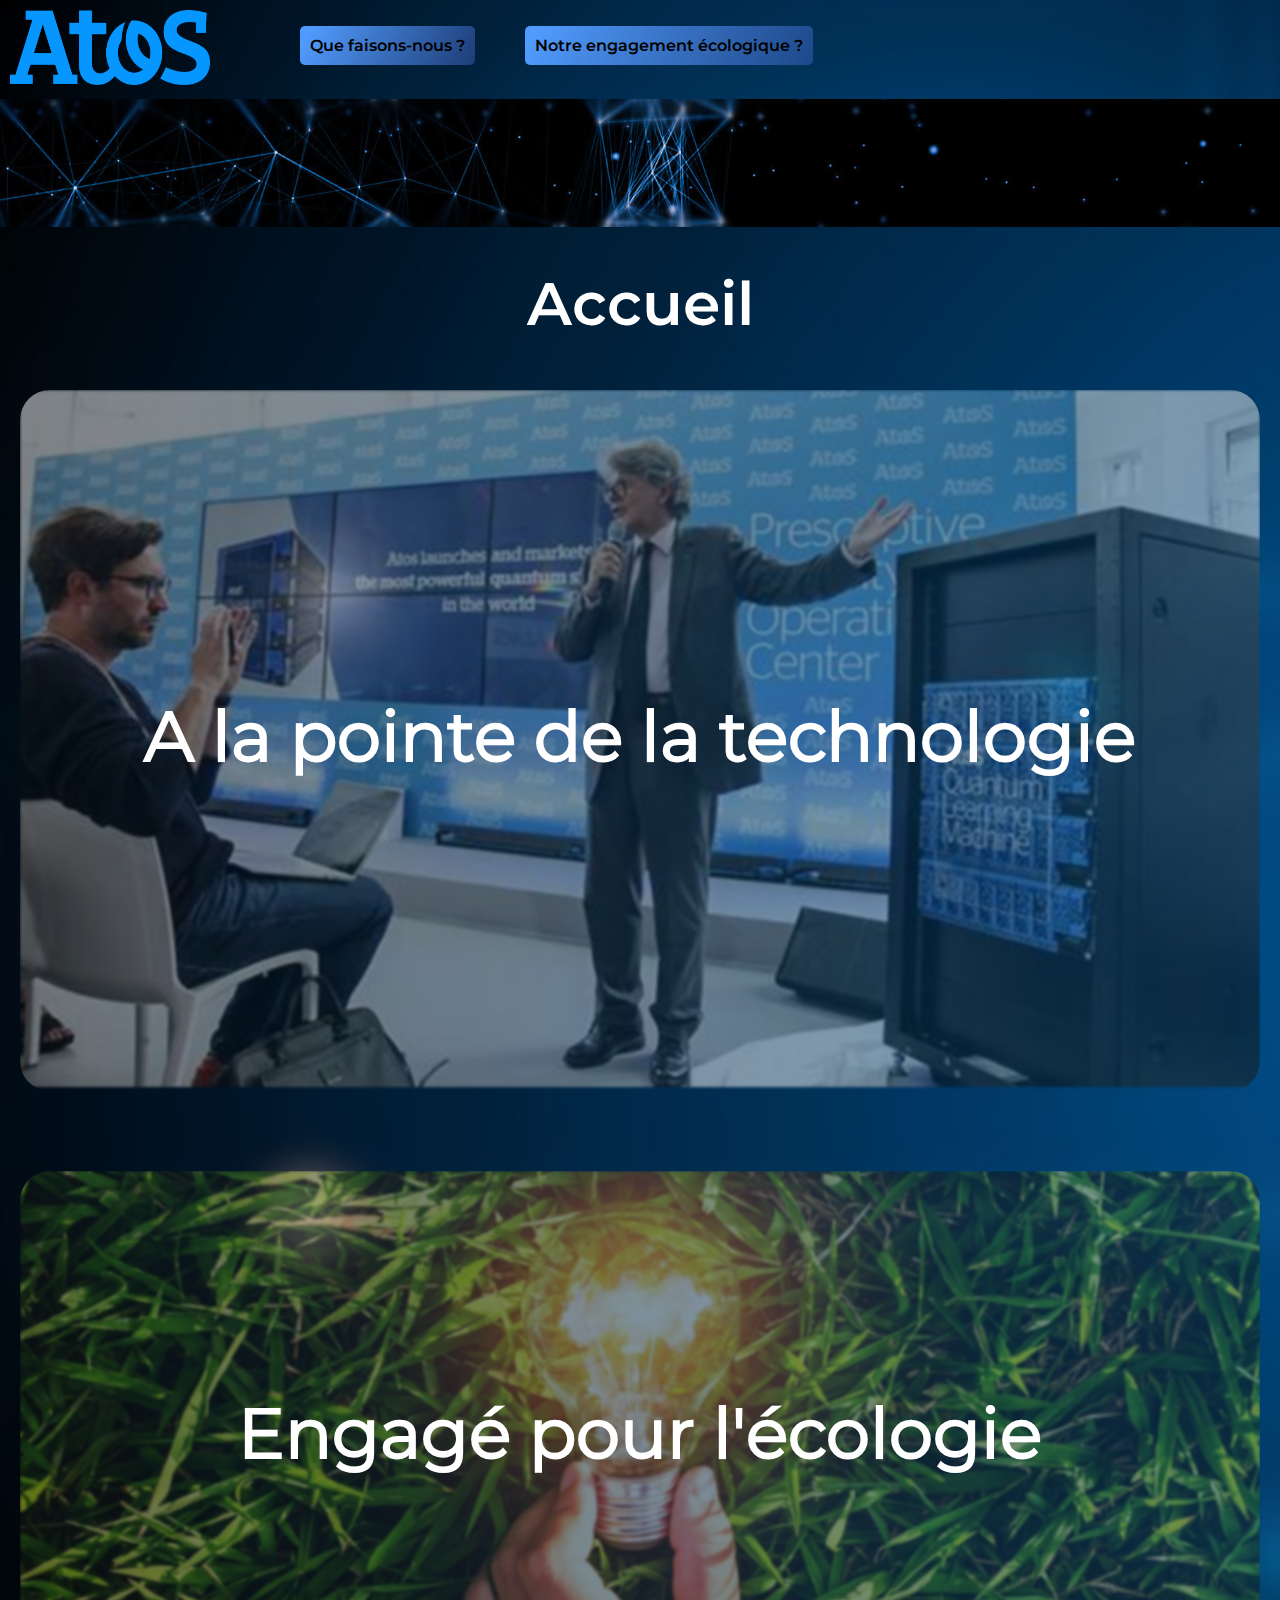
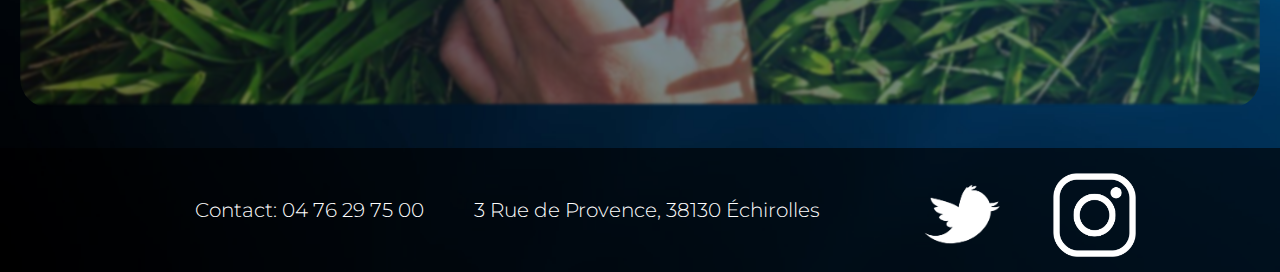
<file: index.html>
<!DOCTYPE html>
<html lang="en">

<head>
    <link rel="stylesheet" href="index.css" media="screen" />
    <meta charset="UTF-8">
    <title>Atos</title>
</head>

<body>
    <!-- barre de nav  -->
    <header>
        <article>
            <a href="index.html"><img src="img/Atos_logo.png" alt="logo atos">
                <nav>
                    <ul>
                        <a class="lien_navbar" href="nous.html">
                            <li>Que faisons-nous ?</li>
                        </a>
                        <a class="lien_navbar" href="envi.html">
                            <li>Notre engagement écologique ?</li>
                        </a>
                    </ul>
                </nav>
        </article>
    </header>

    <!-- bannière  -->
    <section>
        <div class="zoom">
            <img class="banner" src="img/Atos_banner.jpg" alt="banner atos">
        </div>
    </section>

    <main>

        <h1>Accueil</h1>

        <article class="img1">

            <aside class="assidegauche"></aside>
            <section class="sectionmain">
                <!-- début main -->
                <!-- image 1 -->
                <div class="div1h2">
                    <div class="div2h2">
                        <a href="nous.html"><img class="imgconfiance" src="img/pointeTech.jpg"
                                alt="Atos_entreprise_de_confiance"></a>
                        <h2>A la pointe de la technologie</h2>
                    </div>
                </div>
                <!-- image 2 -->
                <div class="Bdiv1h2">
                    <div class="Bdiv2h2">
                        <a href="envi.html"><img class="imgecologie" src="img/ecologie.jpg"
                                alt="Atos_entreprise_de_l'ecologie"></a>
                        <h2>Engagé pour l'écologie</h2>
                    </div>
                </div>



                <!-- 4 test -->



            </section>
            <aside class="assidedroit"></aside>
        </article>


    </main>

    <!-- footer  -->
    <footer>
        <ul>
        
            <li>Contact:</li>
            <li>04 76 29 75 00</li>
            <li>3 Rue de Provence, 38130 Échirolles</li>    
        </ul>
        <a class="link1" target="_blank" href="https://twitter.com/AtosFR?ref_src=twsrc%5Egoogle%7Ctwcamp%5Eserp%7Ctwgr%5Eauthor"><img src="./img/logo_Twitter.png" alt="twitter"></a>
        <a class="link2" target="_blank" href="https://www.instagram.com/atosfr/?hl=fr"><img src="./img/logo_insta.png" alt="instagram"></a>
    </footer>

</body>

</html>
</file>
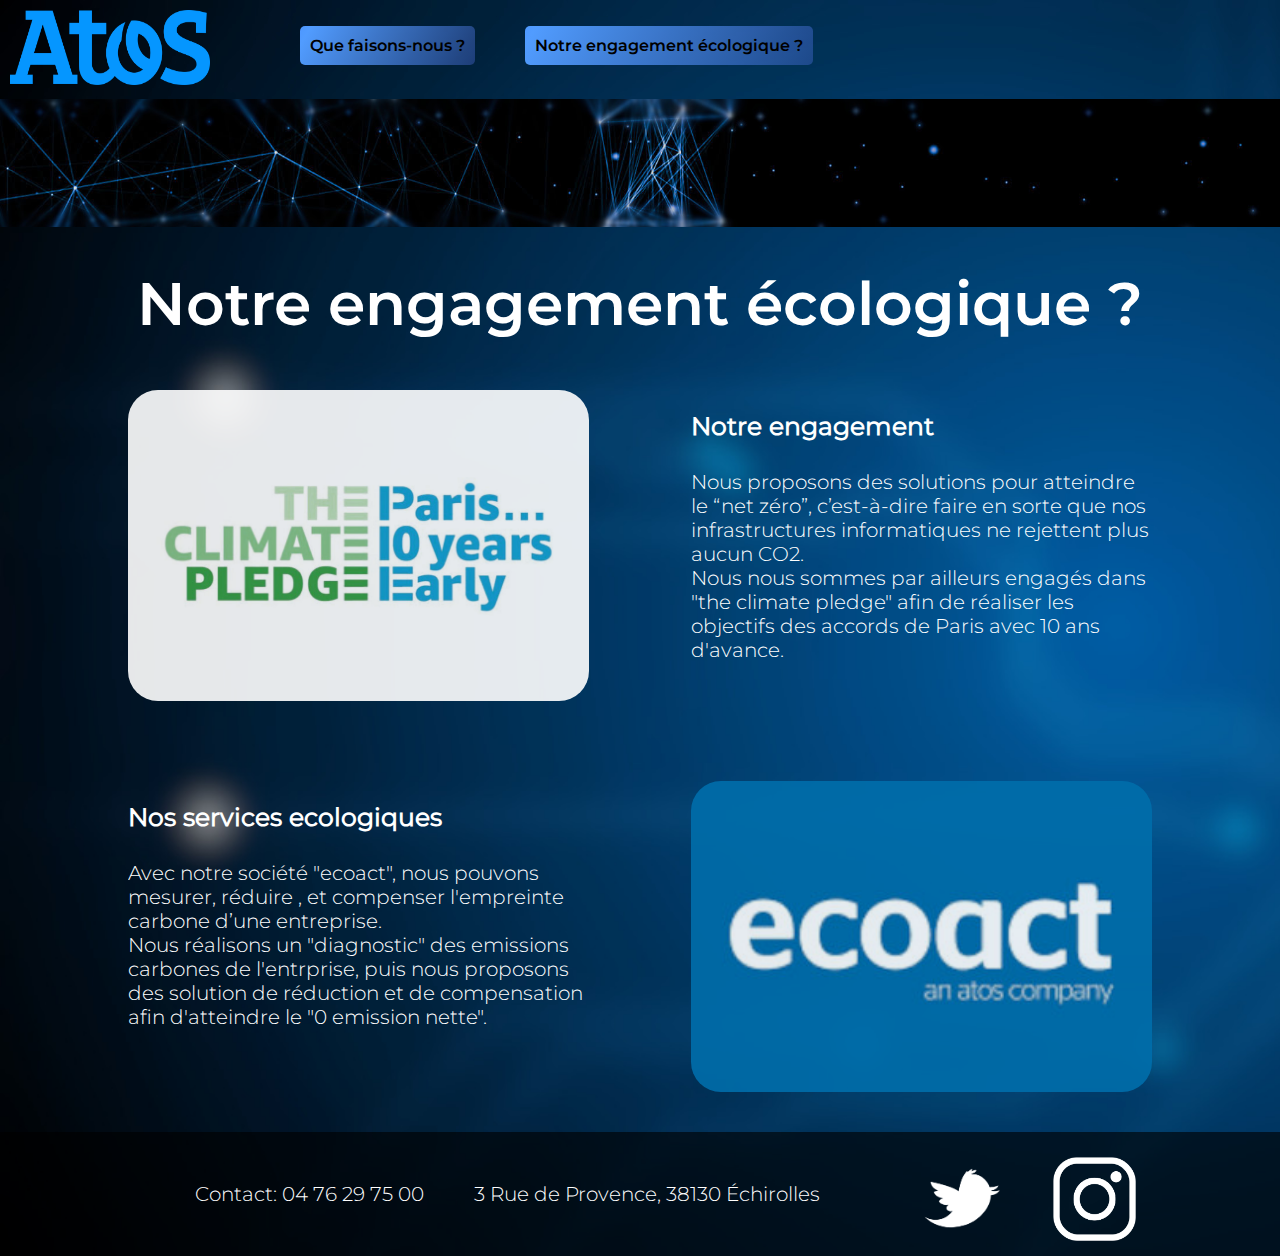
<file: envi.html>
<!DOCTYPE html>
<html lang="en">

<head>
    <link rel="stylesheet" href="envi.css" media="screen" />
    <meta charset="UTF-8">
    <title>Atos</title>
</head>

<body>
    <!-- barre de nav  -->
    <header>
        <article>
            <a href="index.html"><img src="img/Atos_logo.png" alt="logo atos">
                <nav>
                    <ul>
                        <a class="lien_navbar" href="nous.html">
                            <li>Que faisons-nous ?</li>
                        </a>
                        <a class="lien_navbar" href="envi.html">
                            <li>Notre engagement écologique ?</li>
                        </a>
                    </ul>
                </nav>
        </article>
    </header>

    <!-- bannière  -->
    <section>
        <div class="zoom">
            <img class="banner" src="img/Atos_banner.jpg" alt="banner atos">
        </div>
    </section>

    <!-- main -->
    <main>

        <h1>Notre engagement écologique ?</h1>

        <article class="img1">

            <!-- aside gauche  -->
            <aside class="assidegauche"></aside>
            <!-- section principale  -->
            <section class="sectionmain">



                <!-- 1ere ligne  -->
                <div class="div1h2a">
                    <div class="div2h2a">
                        <div class="div3h2a">
                            <img class="imgun" src="img/services_eco.jpg" alt="Atos_engagement">
                        </div>
                        <h2>Notre engagement</h2>
                        <p>
                            Nous proposons des solutions pour atteindre le “net zéro”, c’est-à-dire faire en sorte que
                            nos infrastructures informatiques ne rejettent plus aucun CO2.
                            <br>
                            Nous nous sommes par ailleurs engagés dans "the climate pledge" afin de réaliser les
                            objectifs des accords de Paris avec 10 ans d'avance.
                        </p>
                    </div>
                </div>

                <!-- 2e ligne  -->
                <div class="div1h2b">
                    <div class="div2h2b">
                        <div class="div3h2b">
                            <img class="imgdeux" src="img/logo_ecoact.jpg" alt="Atos_services_eco">
                        </div>
                        <h2>Nos services ecologiques</h2>
                        <p>
                            Avec notre société "ecoact", nous pouvons mesurer, réduire , et compenser l'empreinte
                            carbone d’une entreprise.
                            <br>
                            Nous réalisons un "diagnostic" des emissions carbones de l'entrprise, puis nous proposons
                            des solution de réduction et de compensation afin d'atteindre le "0 emission nette".
                        </p>
                    </div>
                </div>


            </section>
            <!-- aside droit  -->
            <aside class="assidedroit"></aside>
        </article>


    </main>
    <!-- footer  -->
    <footer>
        <ul>
        
            <li>Contact:</li>
            <li>04 76 29 75 00</li>
            <li>3 Rue de Provence, 38130 Échirolles</li>    
        </ul>
        <a class="link1" target="_blank" href="https://twitter.com/AtosFR?ref_src=twsrc%5Egoogle%7Ctwcamp%5Eserp%7Ctwgr%5Eauthor"><img src="./img/logo_Twitter.png" alt="twitter"></a>
        <a class="link2" target="_blank" href="https://www.instagram.com/atosfr/?hl=fr"><img src="./img/logo_insta.png" alt="instagram"></a>
    </footer>
</body>

</html>
</file>
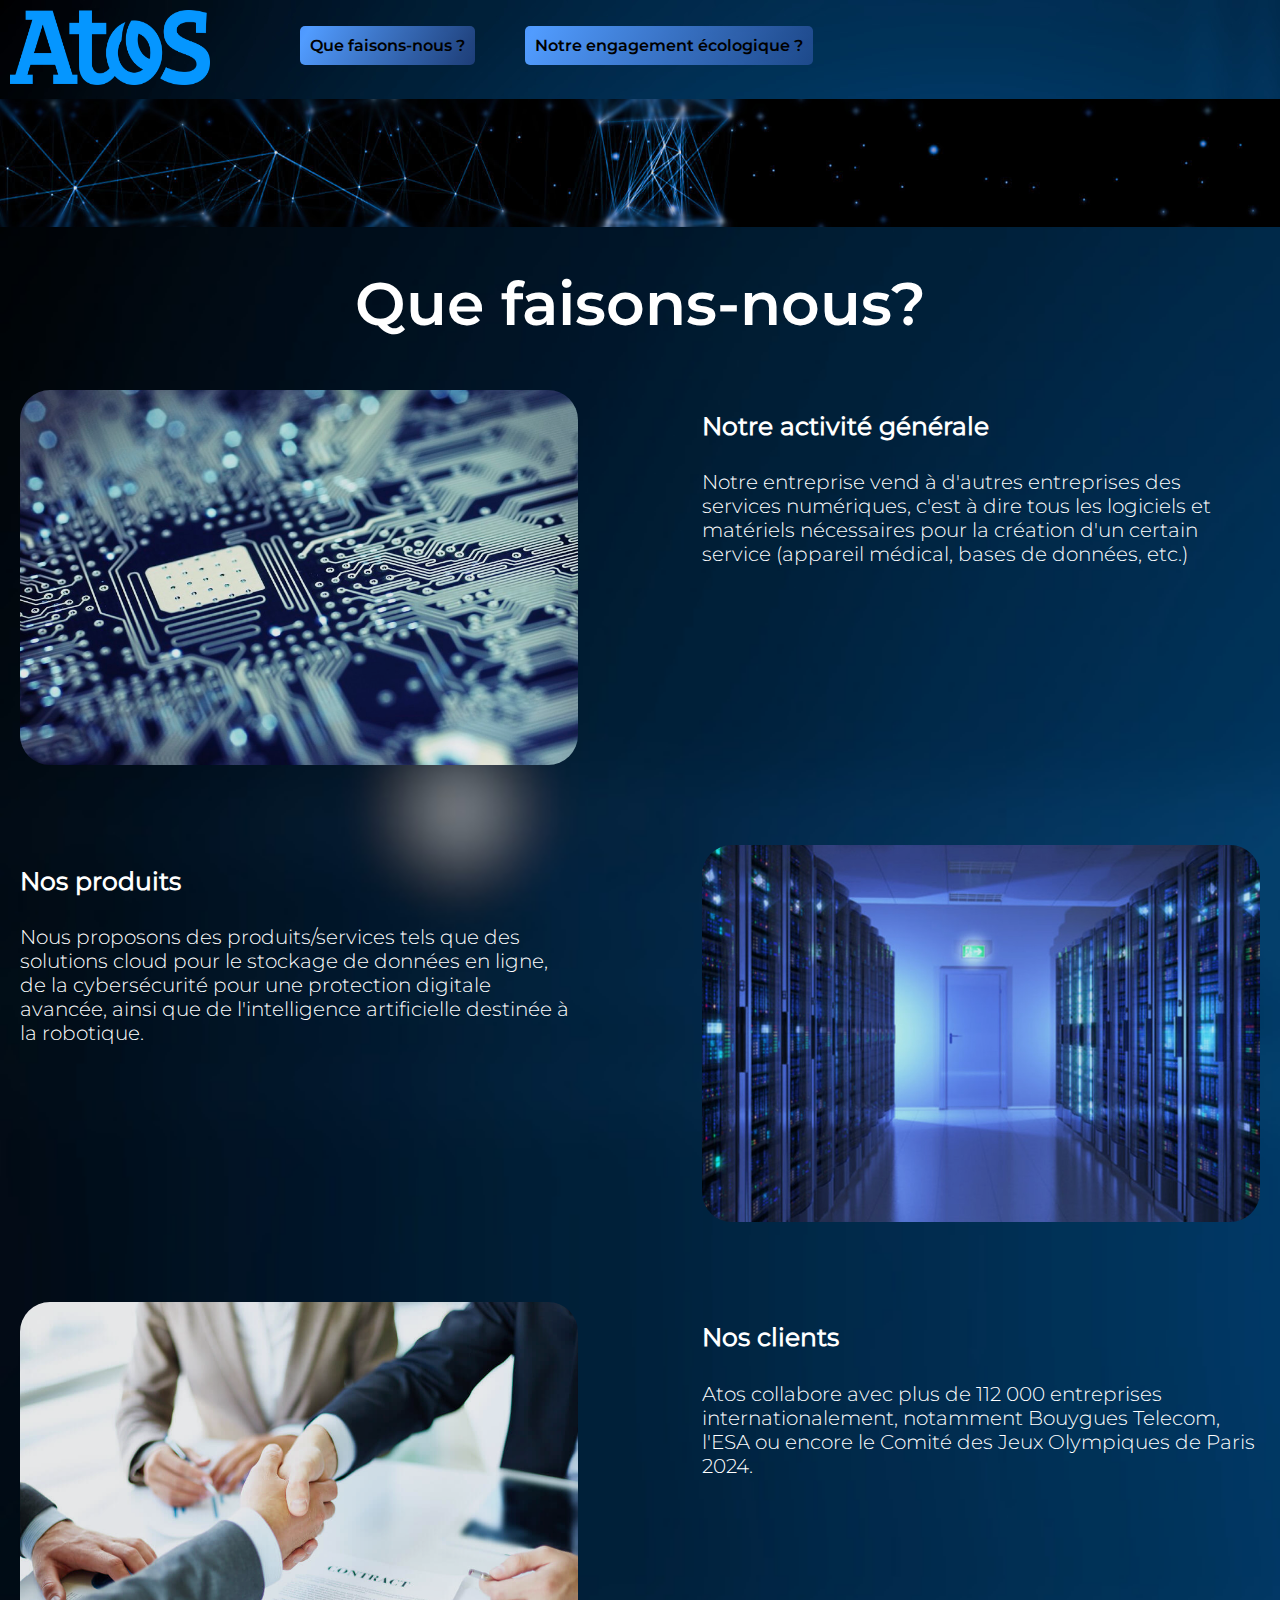
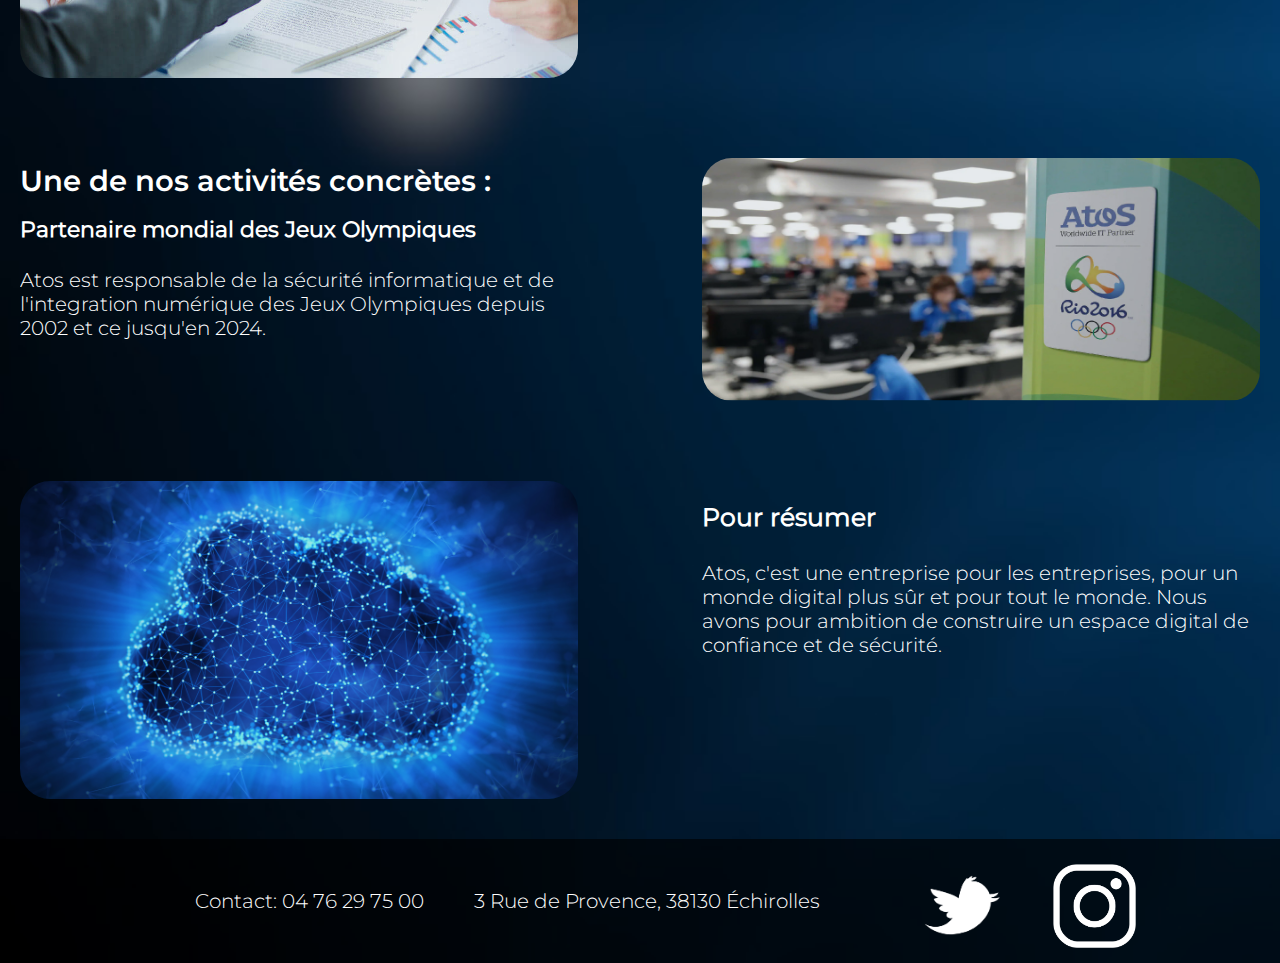
<file: nous.html>
<!DOCTYPE html>
<html lang="en">

<head>
    <link rel="stylesheet" href="nous.css" media="screen" />
    <meta charset="UTF-8">
    <title>Atos</title>
</head>

<body>
    <!-- barre de nav  -->
    <header>
        <article>
            <a href="index.html"><img src="img/Atos_logo.png" alt="logo atos">
                <nav>
                    <ul>
                        <a class="lien_navbar" href="nous.html">
                            <li>Que faisons-nous ?</li>
                        </a>
                        <a class="lien_navbar" href="envi.html">
                            <li>Notre engagement écologique ?</li>
                        </a>
                    </ul>
                </nav>
        </article>
    </header>

    <!-- bannière  -->
    <section>
        <div class="zoom">
            <img class="banner" src="img/Atos_banner.jpg" alt="banner atos">
        </div>
    </section>

    <!-- main -->
    <main>

        <h1 class="titre">Que faisons-nous?</h1>

        <article class="img1">

            <!-- aside gauche  -->
            <aside class="assidegauche"></aside>
            <!-- section principale  -->
            <section class="sectionmain">



                <!-- 1ere ligne  -->
                <div class="div1h2a">
                    <div class="div2h2a">
                        <div class="div3h2a">
                            <img class="imgun" src="img/page2/img1.jpg" alt="Atos_entreprise_activite">
                        </div>
                        <h2>Notre activité générale</h2>
                        <p>Notre entreprise vend à d'autres entreprises des services numériques, c'est à dire tous les
                            logiciels et matériels nécessaires pour la création d'un certain service (appareil médical,
                            bases de données, etc.)

                        </p>
                    </div>
                </div>

                <!-- 2e ligne  -->
                <div class="div1h2b">
                    <div class="div2h2b">
                        <div class="div3h2b">
                            <img class="imgdeux" src="img/page2/img2.jpg" alt="Atos_entreprise_activite">
                        </div>
                        <h2>Nos produits</h2>
                        <p>Nous proposons des produits/services tels que des solutions cloud pour le stockage de données
                            en ligne, de la cybersécurité pour une protection digitale avancée, ainsi que de
                            l'intelligence artificielle destinée à la robotique.</p>
                    </div>
                </div>
                <!-- 3eme ligne -->
                <div class="div1h2c">
                    <div class="div2h2c">
                        <div class="div3h2c">
                            <img class="imgtrois" src="img/page2/img3.jpg" alt="Atos_entreprise_activite">
                        </div>
                        <h2>Nos clients</h2>
                        <p>Atos collabore avec plus de 112 000 entreprises internationalement, notamment Bouygues
                            Telecom, l'ESA ou encore le Comité des Jeux Olympiques de Paris 2024.</p>
                    </div>
                </div>
                <!-- 4eme ligne -->
                <div class="div1h2d">
                    <div class="div2h2d">
                        <div class="div3h2d">
                            <img class="imgquatre" src="img/atosjo2.jpg" alt="Atos_entreprise_activite">
                        </div>
                        <h1>Une de nos activités concrètes :</h1>
                        <h2>Partenaire mondial des Jeux Olympiques</h2>
                        <p>
                            Atos est responsable de la sécurité informatique et de l'integration numérique des Jeux Olympiques depuis 2002 et ce jusqu'en 2024.
                        </p>
                    </div>
                </div>
                <!-- 5eme ligne -->
                <div class="div1h2e">
                    <div class="div2h2e">
                        <div class="div3h2e">
                            <img class="imgcinq" src="img/page2/img4.jpg" alt="Atos_entreprise_activite">
                        </div>
                        <h2>Pour résumer</h2>
                        <p>Atos, c'est une entreprise pour les entreprises, pour un monde digital plus sûr et pour tout
                            le monde.
                            Nous avons pour ambition de construire un espace digital de confiance et de sécurité.
                        </p>
                    </div>
                </div>

            </section>
            <!-- aside droit  -->
            <aside class="assidedroit"></aside>
        </article>






    </main>

    <footer>
        <ul>
        
            <li>Contact:</li>
            <li>04 76 29 75 00</li>
            <li>3 Rue de Provence, 38130 Échirolles</li>    
        </ul>
        <a class="link1" target="_blank" href="https://twitter.com/AtosFR?ref_src=twsrc%5Egoogle%7Ctwcamp%5Eserp%7Ctwgr%5Eauthor"><img src="./img/logo_Twitter.png" alt="twitter"></a>
        <a class="link2" target="_blank" href="https://www.instagram.com/atosfr/?hl=fr"><img src="./img/logo_insta.png" alt="instagram"></a>
    </footer>


</body>



</html>
</file>
<file: index.css>
body {


    margin: 0px;
    padding: 0;
    background-color: rgb(0, 0, 0);
    background-image: url("img/background.jpg");
    z-index: 1;
    background-size: cover;
}

/* ---------------------------------- */

/* logo  */
header img {
    width: 200px;
    height: 75px;

}

/* gère aussi la barre */
header {
    position: fixed;
    /*la barre reste en scrollant*/
    z-index: 999;
    top: 0;
    width: 100%;
    padding: 10px;
    background-image: url("img/background.jpg");
}




/* barre de nav  */
nav {
    display: flex;
    width: 100%;


}


nav ul {

    display: flex;
    flex-direction: row;
    justify-content: left;
    list-style-type: none;
    gap: 50px;

}


nav li {
    font-family: policeh1;
    padding: 10px;
    border-radius: 5px;
    transition: 1s;
    background: linear-gradient(120deg, rgb(20, 75, 255), rgb(81, 156, 255), rgba(96, 125, 255, 0.3));
    background-position: 100% 0;
    background-size: 200% 100%;
}

nav li:hover {
    transform: scale(1.1);
    background-position: 50% 0;
}

/* liens  */

.lien_navbar {
    text-decoration: none;
    color: black;
}


/* ---------------------------------- */

/* les articles */
header article {

    display: flex;
    flex-direction: row;
}

/* ---------------------------------- */

/* bannière  */
.banner {
    transition: 1s;
    z-index: 2;
    transform: scale(1.1);
    /*anti barre bleue*/
    width: 100%;
    margin-top: 50px;
}

.banner:hover {
    transform: scale(1.2);
}


.zoom {
    /* petit zoom  */
    overflow: hidden;

}

/* ---------------------------------- */
/* titre principal*/
h1 {
    display: flex;
    justify-content: center;
    font-family: policeh1;
    color: white;
    font-size: 60px;
    transition: 1s;
    padding-top: 40px;
    padding-bottom: 10px;
    margin-block: 0;
    position: relative;
    width: 100%;



}

h1:hover {
    color: #fff;
    text-shadow: 0 0 5px #0380f4,
        0 0 25px #0380f4,
        0 0 50px #0380f4,
        0 0 100px #0380f4;
}

/* police personnalisé*/
@font-face {
    font-family: policeh1;
    src: url(police/static/Montserrat-SemiBold.ttf);

}

@font-face {
    font-family: policeh2;
    src: url(police/static/Montserrat-Regular.ttf);

}
@font-face {
    font-family: policep;
    src: url(police/static/Montserrat-Light.ttf);
}


/*------------------------------------------------------------*/
.assidedroit {
    border-block: inherit;
    float: right;
    width: max-content;
    height: auto;
    margin-left: 20px;
    
}

.assidegauche {
    float: left;
    width: max-content;
    height: auto;
    margin-right: 20px;
}

/* ------------------------------------------------------------------------------------------------------ */


/* page  */
/* positionnement image et txt*/
.img1 {
    display: flex;
    flex-direction: row;
    justify-content: center;
}



.div2h2 a:hover{
    z-index: 2;
    
    }

.div1h2 {
    padding: 40px 0;
    height: auto;
}

.div1h2 .div2h2 {
    border-radius: 30px;
    position: relative;
    width: 100%;
    display: flex;
    justify-content: center;
    overflow: hidden;
}

.div1h2 h2 {
    color: rgb(255, 255, 255);
    position: absolute;
    top: 35%;
    width: 100%;
    text-align: center;
    font-size: 70px;
    font-family: policeh2;

}

/* changement graphique de l'image*/
.imgconfiance:hover {
    transform: scale(1.1);
    z-index: 1;
}

.imgconfiance {

    filter: blur(1.5px);
    opacity: 50%;
    max-width: 100%;
    transition: 1s;
}

/*----------------------------------------------------*/
/* Deuxième image */
/*Changement graphique de l'image*/
.Bdiv2h2 a:hover{
z-index: 2;

}
.imgecologie:hover {
    transform: scale(1.1);
    z-index: 1;
}

.imgecologie {
    transition: 1s;
    filter: blur(1.5px);
    opacity: 50%;
    max-width: 100%;

}

/* positionnement et tout ça*/
.Bdiv1h2 {
    padding: 40px 0;
    height: auto;
}

.Bdiv1h2 .Bdiv2h2 {
    border-radius: 30px;
    position: relative;
    width: 100%;
    display: flex;
    justify-content: center;
    overflow: hidden;
}

.Bdiv1h2 h2 {
    color: rgb(255, 255, 255);
    position: absolute;
    top: 30%;
    width: 100%;
    text-align: center;
    font-size: 70px;
    font-family: policeh2;

}


/* ------- section------*/

.sectionmain {
    width: fit-content;
    height: fit-content;
}


/* ------------------------------------------------------------------------------------------------------ */

footer{
    background-color: rgba(0, 0, 0, 0.623);
    height: auto;
    color: white;
   
    
}

footer ul{
    display: flex;
    flex-direction: row;
    justify-content: center;
    padding: 50px;
    list-style-type: none;
    margin: 0;
    gap: 50px;
}

footer ul :first-child{
    display: flex;
    margin-right: -45px;
}
footer ul li{
    font-family: policep;
    font-size: 20px;
}
footer {
    display: flex;
    flex-direction: row;
    vertical-align: middle;
    justify-content: center;

}
footer img{
    width: 100%;
}
footer a{
    width: 83px;
    margin-left: 50px;
}
.link2{
    margin-top: 25px;
}
.link1 {
    margin-top: 20px;
}
</file>
<file: envi.css>
body {
    width: 100%;
    margin: 0px;
    padding: 0;
    background-color: rgb(0, 0, 0);
    background-image: url("img/background.jpg");
    z-index: 1;
    background-size: cover;
}

/* ---------------------------------- */

/* logo  */
header img {
    width: 200px;
    height: 75px;

}

/* gère aussi la barre */
header {
    position: fixed;
    /*la barre reste en scrollant*/
    z-index: 999;
    top: 0;
    width: 100%;
    padding: 10px;
    background-image: url("img/background.jpg");
}




/* barre de nav  */
nav {
    display: flex;
    width: 100%;


}


nav ul {

    display: flex;
    flex-direction: row;
    justify-content: left;
    list-style-type: none;
    gap: 50px;

}


nav li {
    font-family: policeh1;
    padding: 10px;
    border-radius: 5px;
    transition: 1s;
    background: linear-gradient(120deg, rgb(20, 75, 255), rgb(81, 156, 255), rgba(96, 125, 255, 0.3));
    background-position: 100% 0;
    background-size: 200% 100%;
}

nav li:hover {
    transform: scale(1.1);
    background-position: 50% 0;
}

/* liens  */

.lien_navbar {
    text-decoration: none;
    color: black;
}


/* ---------------------------------- */

/* les articles */
header article {

    display: flex;
    flex-direction: row;
}

/* ---------------------------------- */

/* bannière  */
.banner {
    transition: 1s;
    z-index: 2;
    transform: scale(1.1);
    /*anti barre bleue*/
    width: 100%;
    margin-top: 50px;
}

.banner:hover {
    transform: scale(1.2);


}


.zoom {
    /* petit zoom  */
    overflow: hidden;

}

/* ---------------------------------- */
/* titre principal*/
h1 {
    display: flex;
    justify-content: center;
    font-family: policeh1;
    color: white;
    font-size: 60px;
    transition: 1s;
    padding-top: 40px;
    padding-bottom: 10px;
    margin-block: 0;
    position: relative;
    width: 100%;



}

h1:hover {
    color: #fff;
    text-shadow: 0 0 5px #0380f4,
        0 0 25px #0380f4,
        0 0 50px #0380f4,
        0 0 100px #0380f4;
}

/* police personnalisé*/
@font-face {
    font-family: policeh1;
    src: url(police/static/Montserrat-SemiBold.ttf);

}

@font-face {
    font-family: policeh2;
    src: url(police/static/Montserrat-Regular.ttf);

}

@font-face {
    font-family: policep;
    src: url(police/static/Montserrat-Light.ttf);
}

/*------------------------------------------------------------*/
.assidedroit {
    border-block: inherit;
    float: right;
    width: max-content;
    height: auto;
    margin-left: 20px;
}

.assidegauche {
    float: left;
    width: max-content;
    height: auto;
    margin-right: 20px;
}

/* ------------------------------------------------------------------------------------------------------ */


/* page  */
/* positionnement image et txt*/
.img1 {
    display: flex;
    flex-direction: row;
    justify-content: center;
}


/*--------------------------------------*/


/* première ligne */

.div1h2a {
    padding: 40px 0;
    height: auto;
}

.div1h2a .div2h2a {
    position: relative;
    width: 100%;
    display: block;
    overflow: hidden;
}


.div1h2a h2 {
    color: rgb(255, 255, 255);
    position: absolute;
    right: 0;
    top: 0%;
    width: 45%;
    text-align: left;
    font-size: 25px;
    font-family: policeh2;
}

.div1h2a p {
    color: rgb(255, 255, 255);
    position: absolute;
    right: 0;
    top: 60px;
    width: 45%;
    text-align: left;
    font-size: 20px;
    font-family: policep;
}

.div3h2a {
    border-radius: 30px;
    width: 45%;
    overflow: hidden;
}

.imgun {
    border-radius: 30px;
    opacity: 90%;
    width: 100%;
    position: relative;
    transition: 1s;
    transform: scale(1.1);
}

.imgun:hover {
    transform: scale(1.2);
    overflow: hidden;
}

/*----------------------------------------------------*/

/* deuxième ligne  */

.div1h2b {
    padding: 40px 0;
    height: auto;
}

.div1h2b .div2h2b {
    position: relative;
    width: 100%;
    display: block;
    overflow: hidden;
    display: flex;
    justify-content: end;
}


.div1h2b h2 {
    color: rgb(255, 255, 255);
    position: absolute;
    left: 0;
    top: 0%;
    width: 45%;
    text-align: left;
    font-size: 25px;
    font-family: policeh2;
}

.div1h2b p {
    color: rgb(255, 255, 255);
    position: absolute;
    left: 0;
    top: 60px;
    width: 45%;
    text-align: left;
    font-size: 20px;
    font-family: policep;
}

.div3h2b {
    border-radius: 30px;
    width: 45%;
    overflow: hidden;
}

.imgdeux {
    opacity: 90%;
    width: 100%;
    position: relative;
    transition: 1s;
    transform: scale(1.03);
}

.imgdeux:hover {
    transform: scale(1.1);
    overflow: hidden;
}




/* ------- section------*/

.sectionmain {
    width: fit-content;
    height: fit-content;
}

/* ------------------------------------------------------------------------------------------------------ */

footer{
    background-color: rgba(0, 0, 0, 0.623);
    height: auto;
    color: white;
   
    
}

footer ul{
    display: flex;
    flex-direction: row;
    justify-content: center;
    padding: 50px;
    list-style-type: none;
    margin: 0;
    gap: 50px;
}

footer ul :first-child{
    display: flex;
    margin-right: -45px;
}
footer ul li{
    font-family: policep;
    font-size: 20px;
}
footer {
    display: flex;
    flex-direction: row;
    vertical-align: middle;
    justify-content: center;

}
footer img{
    width: 100%;
}
footer a{
    width: 83px;
    margin-left: 50px;
}
.link2{
    margin-top: 25px;
}
.link1 {
    margin-top: 20px;
}
</file>
<file: nous.css>
body {

    width: 100%;
    margin: 0px;
    padding: 0;
    background-color: rgb(0, 0, 0);
    background-image: url("img/background.jpg");
    z-index: 1;
    background-size: cover;
}

/* ---------------------------------- */

/* logo  */
header img {
    width: 200px;
    height: 75px;

}

/* gère aussi la barre */
header {
    position: fixed;
    /*la barre reste en scrollant*/
    z-index: 999;
    top: 0;
    width: 100%;
    padding: 10px;
    background-image: url("img/background.jpg");
}




/* barre de nav  */
nav {
    display: flex;
    width: 100%;


}


nav ul {

    display: flex;
    flex-direction: row;
    justify-content: left;
    list-style-type: none;
    gap: 50px;

}


nav li {
    font-family: policeh1;
    padding: 10px;
    border-radius: 5px;
    transition: 1s;
    background: linear-gradient(120deg, rgb(20, 75, 255), rgb(81, 156, 255), rgba(96, 125, 255, 0.3));
    background-position: 100% 0;
    background-size: 200% 100%;
}

nav li:hover {
    transform: scale(1.1);
    background-position: 50% 0;
}

/* liens  */

.lien_navbar {
    text-decoration: none;
    color: black;
}


/* ---------------------------------- */

/* les articles */
header article {

    display: flex;
    flex-direction: row;
}

/* ---------------------------------- */

/* bannière  */
.banner {
    transition: 1s;
    z-index: 2;
    transform: scale(1.1);
    /*anti barre bleue*/
    width: 100%;
    margin-top: 50px;
}

.banner:hover {
    transform: scale(1.2);


}


.zoom {
    /* petit zoom  */
    overflow: hidden;

}

/* ---------------------------------- */
/* titre principal*/
.titre {
    display: flex;
    justify-content: center;
    font-family: policeh1;
    color: white;
    font-size: 60px;
    transition: 1s;
    padding-top: 40px;
    padding-bottom: 10px;
    margin-block: 0;
    position: relative;
    width: 100%;



}

.titre:hover {
    color: #fff;
    text-shadow: 0 0 5px #0380f4,
        0 0 25px #0380f4,
        0 0 50px #0380f4,
        0 0 100px #0380f4;
}

/* police personnalisé*/
@font-face {
    font-family: policeh1;
    src: url(police/static/Montserrat-SemiBold.ttf);

}

@font-face {
    font-family: policeh2;
    src: url(police/static/Montserrat-Regular.ttf);

}

@font-face {
    font-family: policep;
    src: url(police/static/Montserrat-Light.ttf);
}

/*------------------------------------------------------------*/
.assidedroit {
    border-block: inherit;
    float: right;
    width: max-content;
    height: auto;
    margin-left: 20px;
}

.assidegauche {
    float: left;
    width: max-content;
    height: auto;
    margin-right: 20px;
}

/* ------------------------------------------------------------------------------------------------------ */


/* page  */
/* positionnement image et txt*/
.img1 {
    display: flex;
    flex-direction: row;
    justify-content: center;
}


/*--------------------------------------*/


/* première ligne */

.div1h2a {
    padding: 40px 0;
    height: auto;
}

.div1h2a .div2h2a {
    position: relative;
    width: 100%;
    display: block;
    overflow: hidden;
}


.div1h2a h2 {
    color: rgb(255, 255, 255);
    position: absolute;
    right: 0;
    top: 0%;
    width: 45%;
    text-align: left;
    font-size: 25px;
    font-family: policeh2;
}

.div1h2a p {
    color: rgb(255, 255, 255);
    position: absolute;
    right: 0;
    top: 60px;
    width: 45%;
    text-align: left;
    font-size: 20px;
    font-family: policep;
}

.div3h2a {
    border-radius: 30px;
    width: 45%;
    overflow: hidden;
}

.imgun {
    border-radius: 30px;
    opacity: 90%;
    width: 100%;
    position: relative;
    transition: 1s;
    transform: scale(1.1);
}

.imgun:hover {
    transform: scale(1.2);
    overflow: hidden;
}

/*----------------------------------------------------*/

/* deuxième ligne  */

.div1h2b {
    padding: 40px 0;
    height: auto;
}

.div1h2b .div2h2b {
    position: relative;
    width: 100%;
    display: block;
    overflow: hidden;
    display: flex;
    justify-content: end;
}



.div1h2b h2 {
    color: rgb(255, 255, 255);
    position: absolute;
    left: 0;
    top: 0%;
    width: 45%;
    text-align: left;
    font-size: 25px;
    font-family: policeh2;
}

.div1h2b p {
    color: rgb(255, 255, 255);
    position: absolute;
    left: 0;
    top: 60px;
    width: 45%;
    text-align: left;
    font-size: 20px;
    font-family: policep;
}

.div3h2b {
    border-radius: 30px;
    width: 45%;
    overflow: hidden;
}

.imgdeux {
    opacity: 90%;
    width: 100%;
    position: relative;
    transition: 1s;
    transform: scale(1.1);
}

.imgdeux:hover {
    transform: scale(1.2);
    overflow: hidden;
}

/* troisième ligne */

.div1h2c {
    padding: 40px 0;
    height: auto;
}

.div1h2c .div2h2c {
    position: relative;
    width: 100%;
    display: block;
    overflow: hidden;
}


.div1h2c h2 {
    color: rgb(255, 255, 255);
    position: absolute;
    right: 0;
    top: 0%;
    width: 45%;
    text-align: left;
    font-size: 25px;
    font-family: policeh2;
}

.div1h2c p {
    color: rgb(255, 255, 255);
    position: absolute;
    right: 0;
    top: 60px;
    width: 45%;
    text-align: left;
    font-size: 20px;
    font-family: policep;
}

.div3h2c {
    border-radius: 30px;
    width: 45%;
    overflow: hidden;
}

.imgtrois {
    border-radius: 30px;
    opacity: 90%;
    width: 100%;
    position: relative;
    transition: 1s;
    transform: scale(1.1);
}

.imgtrois:hover {
    transform: scale(1.2);
    overflow: hidden;
}


/* quatrième image */



.div1h2d {
    padding: 40px 0;
    height: auto;
}

.div1h2d .div2h2d {
    position: relative;
    width: 100%;
    display: block;
    overflow: hidden;
    display: flex;
    justify-content: end;
}



.div1h2d h2 {
    color: rgb(255, 255, 255);
    position: absolute;
    left: 0;
    top: 40px;
    width: 45%;
    text-align: left;
    font-size: 22px;
    font-family: policeh2;
}

.div1h2d h1 {
    margin: 0;
    padding: 0;
    color: rgb(255, 255, 255);
    position: absolute;
    left: 0;
    top: 5px;
    width: 45%;
    text-align: left;
    font-size: 29px;
    font-family: policeh1;
}
.div1h2d p {
    color: rgb(255, 255, 255);
    position: absolute;
    left: 0;
    top: 90px;
    width: 45%;
    text-align: left;
    font-size: 20px;
    font-family: policep;
}

.div3h2d {
    border-radius: 30px;
    width: 45%;
    overflow: hidden;
}

.imgquatre {
    border-radius: 30px;
    opacity: 90%;
    width: 100%;
    position: relative;
    transition: 1s;
    transform: scale(1.02);
}

.imgquatre:hover {
    transform: scale(1.07);
    overflow: hidden;
}

/* 5eme ligne */

.div1h2e {
    padding: 40px 0;
    height: auto;
}

.div1h2e .div2h2e {
    position: relative;
    width: 100%;
    display: block;
    overflow: hidden;
}


.div1h2e h2 {
    color: rgb(255, 255, 255);
    position: absolute;
    right: 0;
    top: 0%;
    width: 45%;
    text-align: left;
    font-size: 25px;
    font-family: policeh2;
}

.div1h2e p {
    color: rgb(255, 255, 255);
    position: absolute;
    right: 0;
    top: 60px;
    width: 45%;
    text-align: left;
    font-size: 20px;
    font-family: policep;
}

.div3h2e {
    border-radius: 30px;
    width: 45%;
    overflow: hidden;
}

.imgcinq {
    border-radius: 30px;
    opacity: 90%;
    width: 100%;
    position: relative;
    transition: 1s;
    transform: scale(1.1);
}

.imgcinq:hover {
    transform: scale(1.2);
    overflow: hidden;
}

/* ------- section------*/

.sectionmain {
    width: fit-content;
    height: fit-content;
}


/* ------------------------------------------------------------------------------------------------------ */

footer{
    background-color: rgba(0, 0, 0, 0.623);
    height: auto;
    color: white;
   
    
}

footer ul{
    display: flex;
    flex-direction: row;
    justify-content: center;
    padding: 50px;
    list-style-type: none;
    margin: 0;
    gap: 50px;
}

footer ul :first-child{
    display: flex;
    margin-right: -45px;
}
footer ul li{
    font-family: policep;
    font-size: 20px;
}
footer {
    display: flex;
    flex-direction: row;
    vertical-align: middle;
    justify-content: center;

}
footer img{
    width: 100%;
}
footer a{
    width: 83px;
    margin-left: 50px;
}
.link2{
    margin-top: 25px;
}
.link1 {
    margin-top: 20px;
}
</file>
